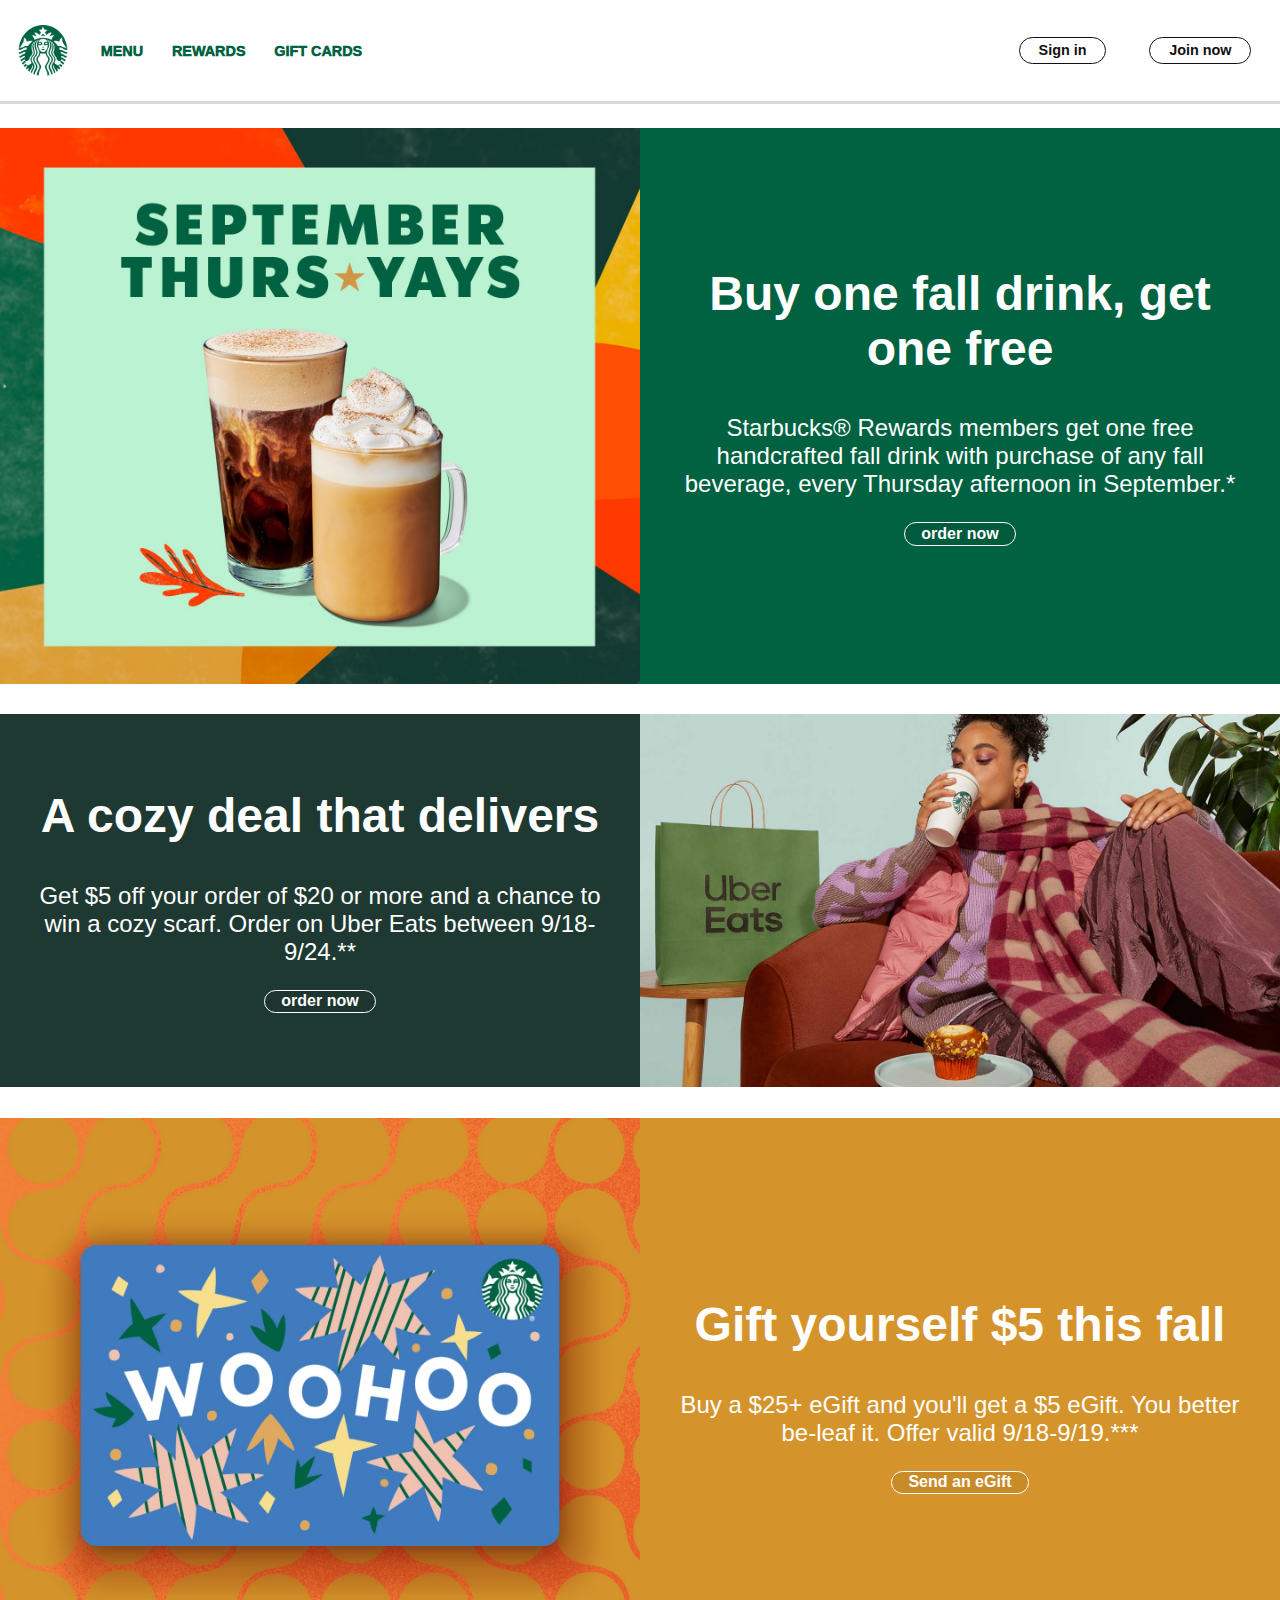
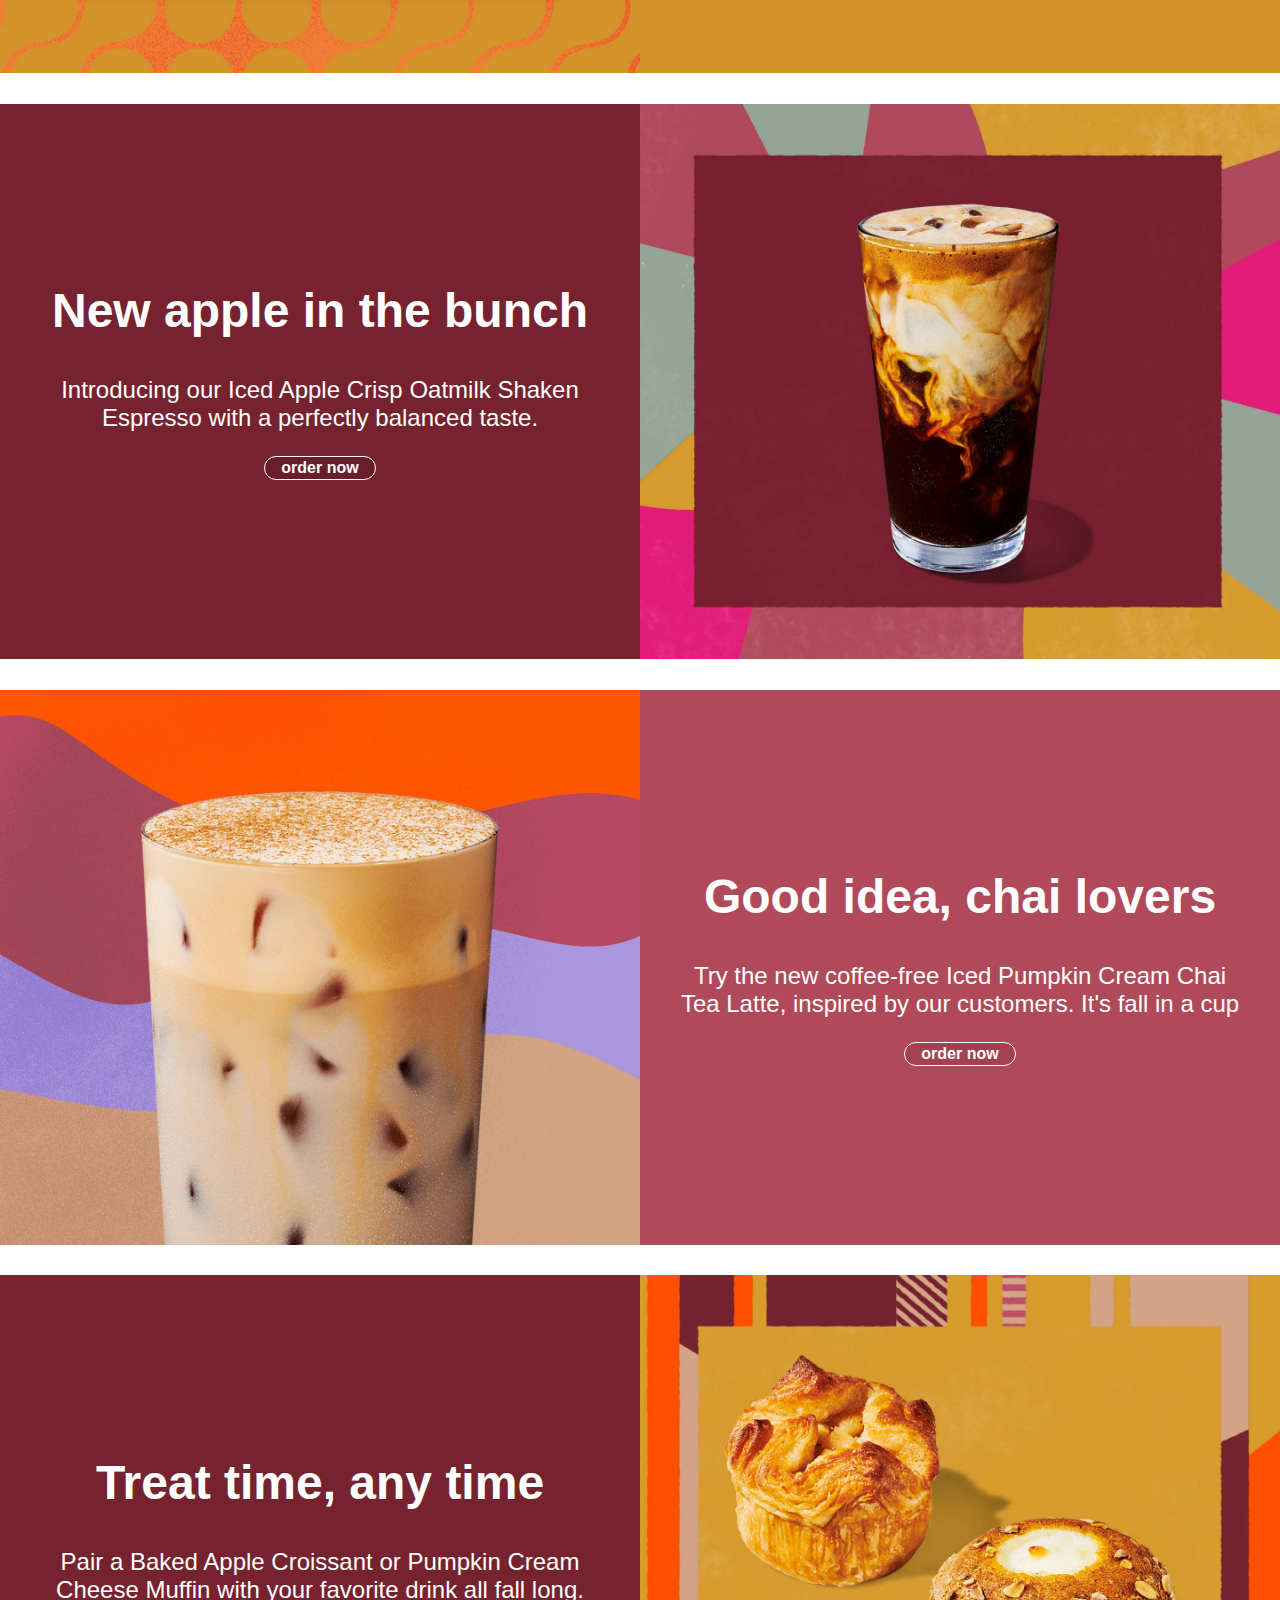
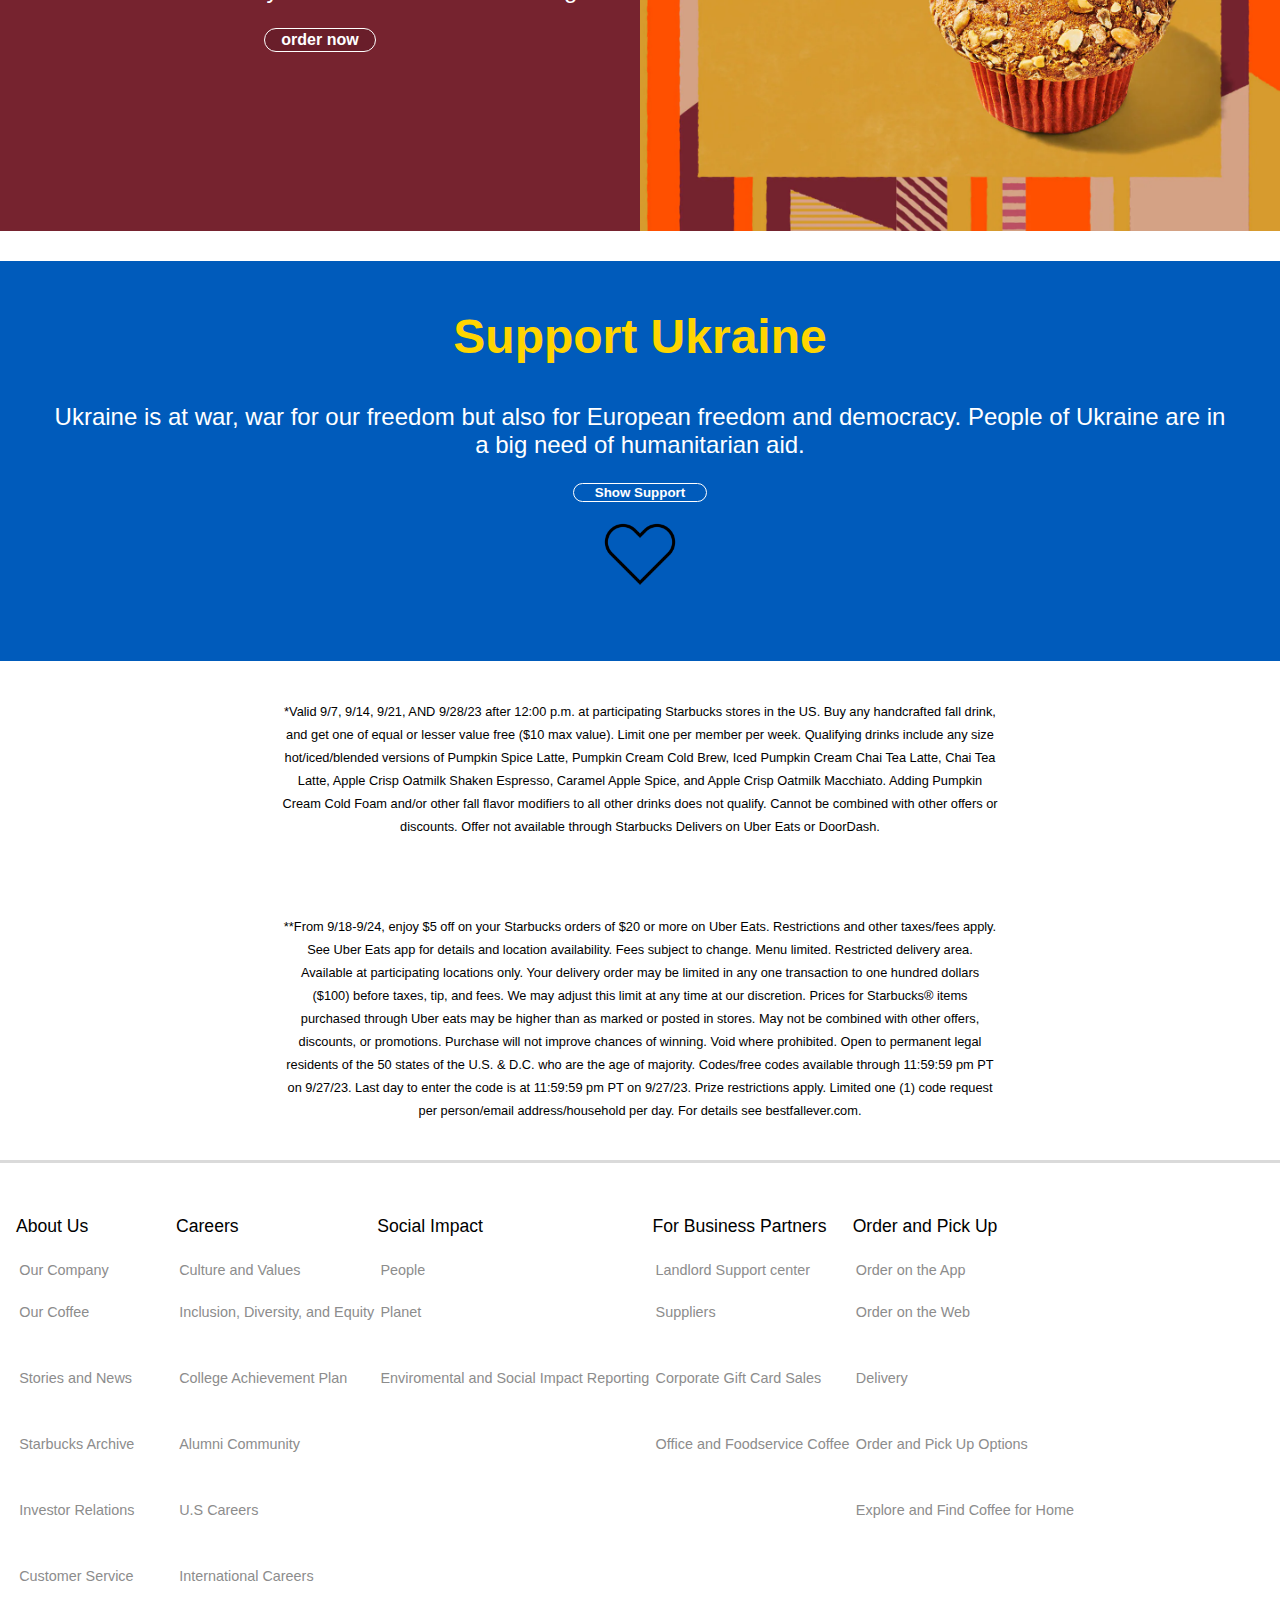
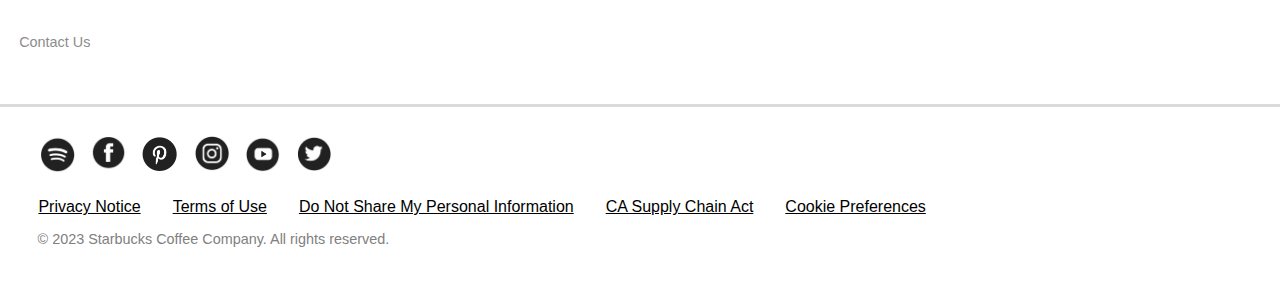
<file: index.html>
<!DOCTYPE html>
<html lang="en">

<head>
	<meta charset="UTF-8">
	<meta name="author" content="jouw naam">
	<meta name="viewport" content="width=device-width, initial-scale=1">

	<title>Starbucks</title>

	<link href="styles/style.css" rel="stylesheet">
	<link rel="icon" type="image/svg+xml" href="images/favicon.svg">
</head>

<body>

	<h1 class="screenreader">Front page</h1>

	<header>
		<nav>
			<ul>
				<li><a href="index.html"><img src="img/Starbuckslogo.jpg" alt="starbucks logo"></a></li>

				<li>
					<button><img src="img/menu.png" alt="menu icon"></button>
				</li>
			</ul>
		</nav>

		<nav class="navTwee">
			<ul>
				<li><a href="index.html"><img src="img/Starbuckslogo.jpg" alt="starbucks logo"></a></li>
				<li><a href="menu.html">MENU</a></li>
				<li><a href="#">REWARDS</a></li>
				<li><a href="#">GIFT CARDS</a></li>
			</ul>
			<ul>

				<li> <a href="#">Sign in</a></li>
				<li> <a href="#">Join now</a></li>
			</ul>
		</nav>

		<section>
			<h2 class="screenreader"> hamburger menu</h2>
			<ul>
				<li><a href="menu.html">Menu</a></li>
				<li><a href="#">Rewards</a></li>
				<li><a href="#">Gift Cards</a></li>
			</ul>

			<a href="#">Sign in</a>
			<a href="#">Join now</a>


		</section>
	</header>

	<main>



		<section class="mainmenu">
			<h2 class="screenreader"> main content Cards</h2>
			<ul>

				<li>

					<img src="img/frontpageone.jpg" alt="September thursyays text with two coffees image">

					<article>
						<h2>Buy one fall drink, get one free</h2>

						<p>Starbucks® Rewards members get one free handcrafted fall drink with purchase of any fall
							beverage,
							every Thursday afternoon in September.*</p>

						<a href="#">order now</a>
					</article>

				</li>



				<li>

					<img src="img/frontpagetwo.jpg"
						alt="girl drinking coffee on couch with a uber eats bag in the back">

					<article>
						<h2>A cozy deal that delivers</h2>

						<p>Get $5 off your order of $20 or more and a chance to win a cozy scarf. Order on Uber Eats
							between 9/18-9/24.**</p>

						<a href="#">order now</a>
					</article>

				</li>

				<li>

					<img src="img/frontpagethree.jpg" alt="card with woohoo written on it">

					<article>
						<h2>Gift yourself $5 this fall</h2>

						<p>Buy a $25+ eGift and you'll get a $5 eGift. You better be-leaf it. Offer valid 9/18-9/19.***
						</p>

						<a href="#">Send an eGift</a>
					</article>

				</li>

				<li>

					<img src="img/frontpagefour.jpg" alt="image of coffee with a colorfull background">

					<article>
						<h2>New apple in the bunch</h2>

						<p>Introducing our Iced Apple Crisp Oatmilk Shaken Espresso with a perfectly balanced taste.</p>

						<a href="#">order now</a>
					</article>

				</li>

				<li>

					<img src="img/frontpagefive.jpg" alt="image of coffee with a colorfull background">

					<article>
						<h2>Good idea, chai lovers</h2>

						<p>Try the new coffee-free Iced Pumpkin Cream Chai Tea Latte, inspired by our customers. It's
							fall in a cup</p>

						<a href="#">order now</a>
					</article>

				</li>

				<li>

					<img src="img/frontpagesix.webp" alt="Two muffins with a colofull background">

					<article>
						<h2>Treat time, any time</h2>

						<p>Pair a Baked Apple Croissant or Pumpkin Cream Cheese Muffin with your favorite drink all fall
							long.</p>

						<a href="#">order now</a>
					</article>

				</li>

			</ul>
		</section>

		<section class="microAnimatie">
			<h2>Support Ukraine</h2>
			<p>Ukraine is at war, war for our freedom but also for European freedom and democracy. People of Ukraine are
				in a big need of humanitarian aid.</p>
			<button>Show Support</button>
			<img class="hollowHeart" src="img/hearthollow.png" alt="icon of a heart with black border">
			<img class="redHeart" src="img/hearticon.png" alt="icon of a red heart">
		</section>

		<section class="infotext">
			<h2 class="screenreader"> extra information</h2>

			<p>*Valid 9/7, 9/14, 9/21, AND 9/28/23 after 12:00 p.m. at participating Starbucks stores in the US. Buy any
				handcrafted fall drink, and get one of equal or lesser value free ($10 max value). Limit one per member
				per week. Qualifying drinks include any size hot/iced/blended versions of Pumpkin Spice Latte, Pumpkin
				Cream Cold Brew, Iced Pumpkin Cream Chai Tea Latte, Chai Tea Latte, Apple Crisp Oatmilk Shaken Espresso,
				Caramel Apple Spice, and Apple Crisp Oatmilk Macchiato. Adding Pumpkin Cream Cold Foam and/or other fall
				flavor modifiers to all other drinks does not qualify.
				Cannot be combined with other offers or discounts. Offer not available through Starbucks Delivers on
				Uber Eats or DoorDash.</p>

			<p>**From 9/18-9/24, enjoy $5 off on your Starbucks orders of $20 or more on Uber Eats. Restrictions and
				other taxes/fees apply. See Uber Eats app for details and location availability. Fees subject to change.
				Menu limited. Restricted delivery area. Available at participating locations only. Your delivery order
				may be limited in any one transaction to one hundred dollars ($100) before taxes, tip, and fees. We may
				adjust this limit at any time at our discretion. Prices for Starbucks® items purchased through Uber eats
				may be higher than as marked or posted in stores. May not be combined with other offers, discounts, or
				promotions.
				Purchase will not improve chances of winning. Void where prohibited. Open to permanent legal residents
				of the 50 states of the U.S. & D.C. who are the age of majority. Codes/free codes available through
				11:59:59 pm PT on 9/27/23. Last day to enter the code is at 11:59:59 pm PT on 9/27/23. Prize
				restrictions apply. Limited one (1) code request per person/email address/household per day. For details
				see bestfallever.com.</p>

		</section>

	</main>

	<footer>

		<section>
			<h2 class="screenreader"> dropdown menu</h2>
			<ul>

				<li class="dropdown">
					<button class="dropbtn">About Us <img src="img/arrowacc.png" alt="arrow icon"></button>
					<ul class="dropdown-content">
						<li><a href="#">Our Company</a></li>
						<li><a href="#">Our Coffee</a></li>
						<li><a href="#">Stories and News</a></li>
						<li><a href="#">Starbucks Archive</a></li>
						<li><a href="#">Investor Relations</a></li>
						<li><a href="#">Customer Service</a></li>
						<li><a href="#">Contact Us</a></li>
					</ul>
				</li>

				<li class="dropdowntwo">
					<button class="dropbtntwo">Careers <img src="img/arrowacc.png" alt="arrow icon"></button>
					<ul class="dropdowntwo-content">
						<li><a href="#">Culture and Values</a></li>
						<li><a href="#">Inclusion, Diversity, and Equity</a></li>
						<li><a href="#">College Achievement Plan</a></li>
						<li><a href="#">Alumni Community</a></li>
						<li><a href="#">U.S Careers</a></li>
						<li><a href="#">International Careers</a></li>
					</ul>
				</li>

				<li class="dropdownthree">
					<button class="dropbtnthree">Social Impact <img src="img/arrowacc.png" alt="arrow icon"></button>
					<ul class="dropdownthree-content">
						<li><a href="#">People</a></li>
						<li><a href="#">Planet</a></li>
						<li><a href="#">Enviromental and Social Impact Reporting</a></li>
					</ul>
				</li>

				<li class="dropdownfour">
					<button class="dropbtnfour">For Business Partners <img src="img/arrowacc.png"
							alt="arrow icon"></button>
					<ul class="dropdownfour-content">
						<li><a href="#">Landlord Support center</a></li>
						<li><a href="#">Suppliers</a></li>
						<li><a href="#">Corporate Gift Card Sales</a></li>
						<li><a href="#">Office and Foodservice Coffee</a></li>
					</ul>
				</li>

				<li class="dropdownfive">
					<button class="dropbtnfive">Order and Pick Up <img src="img/arrowacc.png" alt="arrow icon"></button>
					<ul class="dropdownfive-content">
						<li><a href="#">Order on the App</a></li>
						<li><a href="#">Order on the Web</a></li>
						<li><a href="#">Delivery</a></li>
						<li><a href="#">Order and Pick Up Options</a></li>
						<li><a href="#">Explore and Find Coffee for Home</a></li>
					</ul>
				</li>

			</ul>
		</section>

		<section class="eindefooter">
			<h2 class="screenreader"> end of website Business links</h2>
			<ul>

				<li><a href="#"><img src="img/spotify.png" alt="spotify icon"></a></li>
				<li><a href="#"><img src="img/facebook.png" alt="facebook icon"></a></li>
				<li><a href="#"><img src="img/pinterest.png" alt="pinterest icon"></a></li>
				<li><a href="#"><img src="img/instagram.png" alt="instagram icon"></a></li>
				<li><a href="#"><img src="img/youtube.png" alt="youtube icon"></a></li>
				<li><a href="#"><img src="img/twitter.png" alt="twitter icon"></a></li>

			</ul>

			<ul>

				<li><a href="#">Privacy Notice</a></li>
				<li><a href="#">Terms of Use</a></li>
				<li><a href="#">Do Not Share My Personal Information</a></li>
				<li><a href="#">CA Supply Chain Act</a></li>
				<li><a href="#">Cookie Preferences</a></li>

			</ul>

			<p>© 2023 Starbucks Coffee Company. All rights reserved.</p>


		</section>



	</footer>

	<script defer src="scripts/script.js"></script>

</body>

</html>
</file>
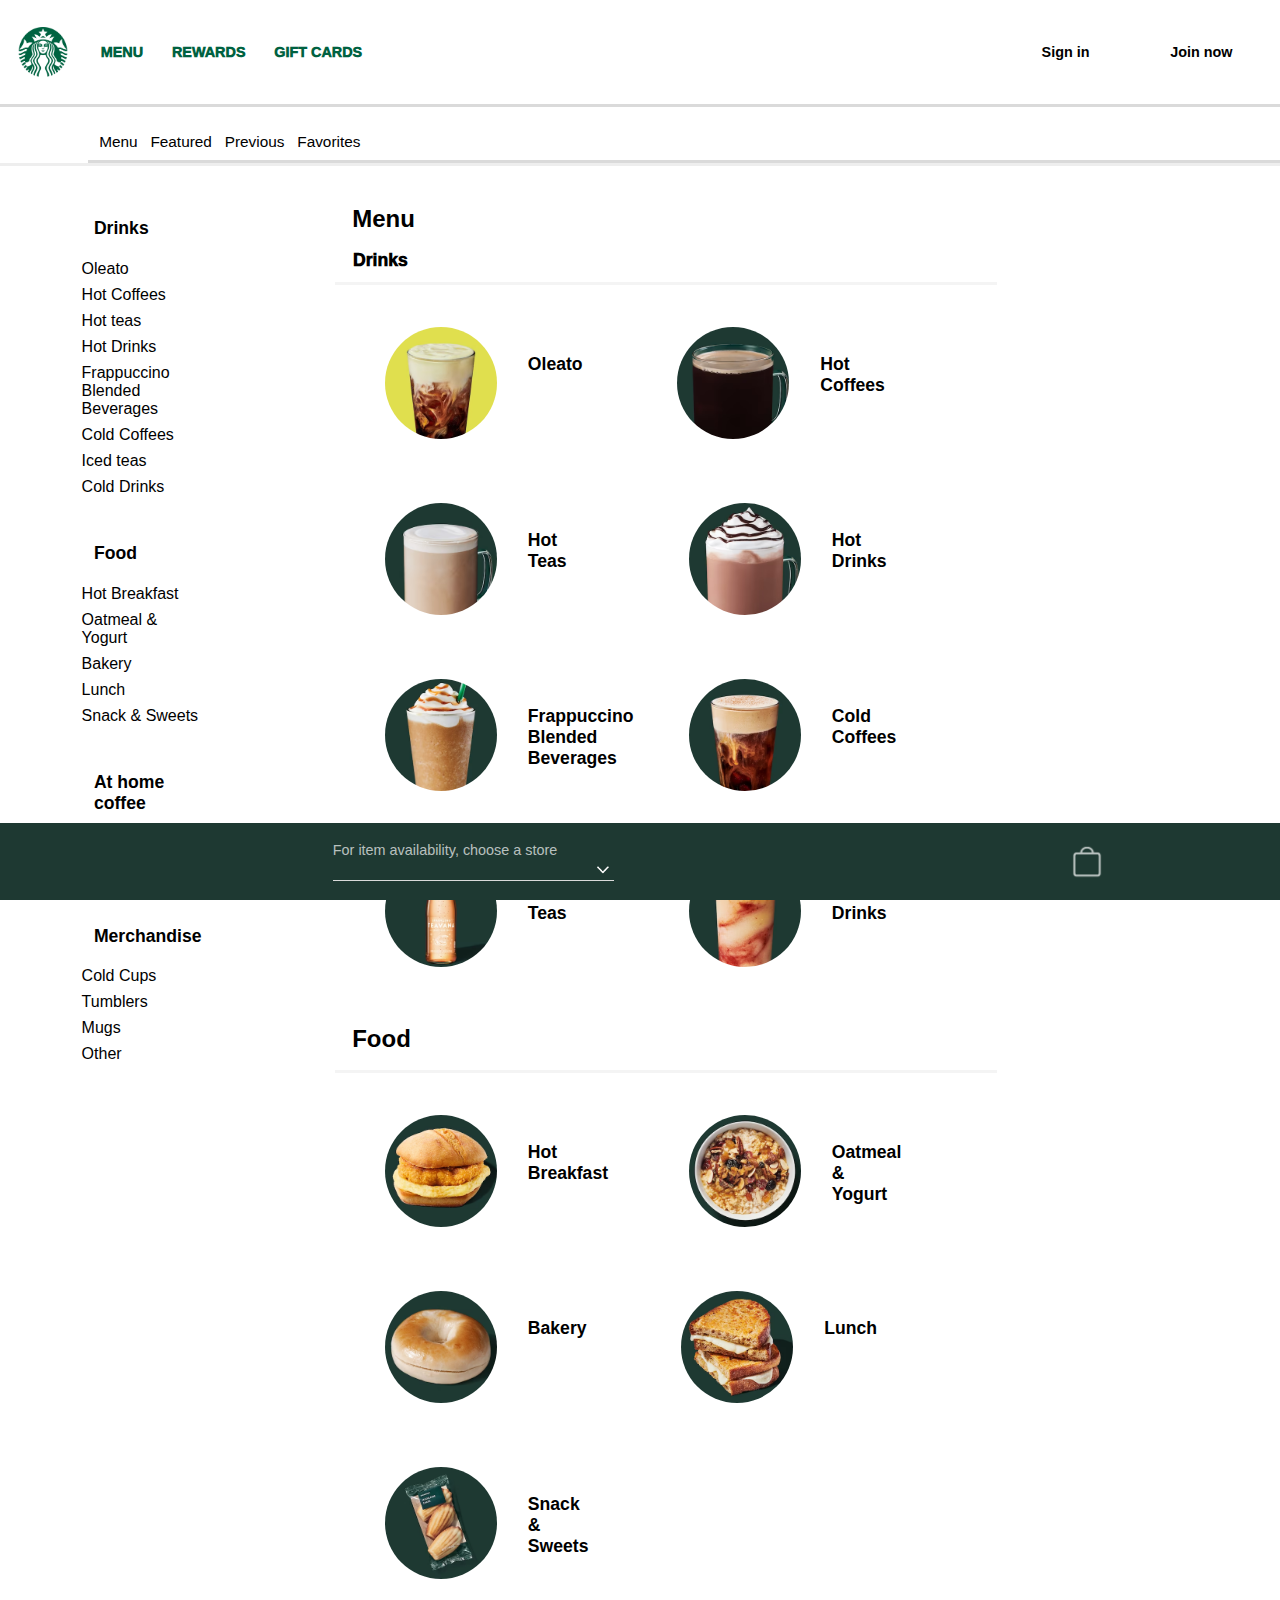
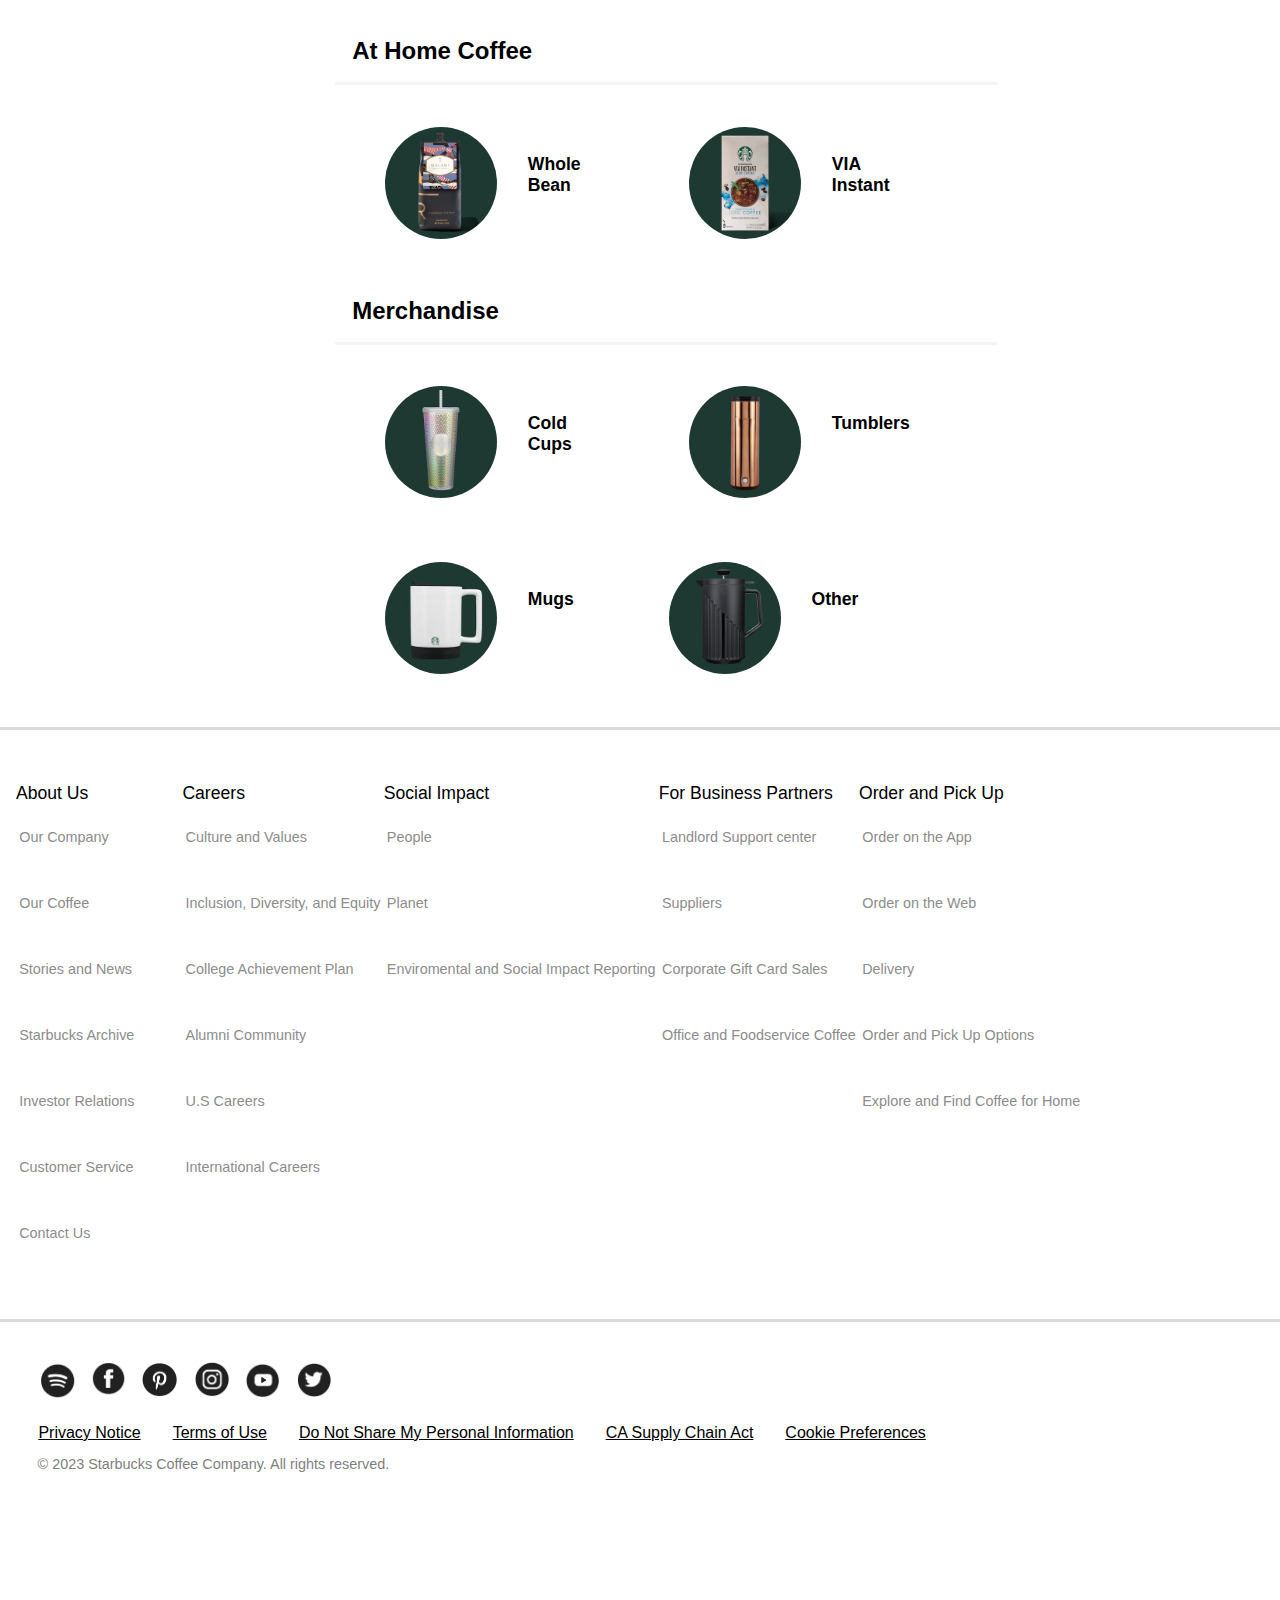
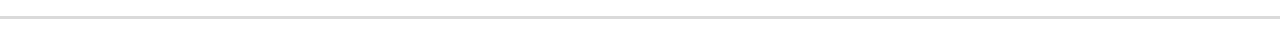
<file: menu.html>
<!DOCTYPE html>
<html lang="en">

<head>
    <meta charset="UTF-8">
    <meta name="viewport" content="width=device-width, initial-scale=1.0">
    <title>menu pagina</title>

    <link href="styles/menu.css" rel="stylesheet">
</head>

<body>

    <h1 class="screenreader">menu page</h1>

    <header>
        <nav>
            <ul>
                <li><a href="index.html"><img src="img/Starbuckslogo.jpg" alt="starbucks logo"></a></li>

                <li>
                    <button><img src="img/menu.png" alt="menu icon"></button>
                </li>
            </ul>
        </nav>

        <nav class="navTwee">
            <ul>
                <li><a href="index.html"><img src="img/Starbuckslogo.jpg" alt="starbucks logo"></a></li>
                <li><a href="menu.html">MENU</a></li>
                <li><a href="#">REWARDS</a></li>
                <li><a href="#">GIFT CARDS</a></li>
            </ul>
            <ul>
                <li> <a href="#">Sign in</a></li>
                <li> <a href="#">Join now</a></li>
            </ul>
        </nav>

        <section>
            <h2 class="screenreader"> hamburger menu</h2>
            <ul>
                <li><a href="menu.html">Menu</a></li>
                <li><a href="#">Rewards</a></li>
                <li><a href="#">Gift Cards</a></li>
            </ul>

            <a href="#">Sign in</a>
            <a href="#">Join now</a>

        </section>

        <section>
            <h2 class="screenreader"> quick link menu</h2>
            <ul>
                <li> <a href="menu.html"> Menu </a></li>
                <li> <a href="#"> Featured </a></li>
                <li> <a href="#"> Previous </a></li>
                <li> <a href="#"> Favorites </a></li>
            </ul>
        </section>
    </header>

    <main>

        <section class="mainSection">
            <h2 class="screenreader"> main content of the page</h2>

            <section class="menulist">
                <h2 class="screenreader"> list of products</h2>
                <ul>
                    <li>
                        <h2>Drinks</h2>
                    </li>

                    <li><a href="#">Oleato </a></li>


                    <li><a href="#">Hot Coffees </a></li>


                    <li><a href="#">Hot teas </a></li>


                    <li><a href="#">Hot Drinks </a></li>


                    <li><a href="#">Frappuccino Blended Beverages </a></li>


                    <li><a href="#">Cold Coffees </a></li>


                    <li><a href="#">Iced teas </a></li>


                    <li><a href="#">Cold Drinks </a></li>

                </ul>

                <ul>
                    <li>
                        <h2>Food</h2>
                    </li>

                    <li><a href="#">Hot Breakfast </a></li>


                    <li><a href="#">Oatmeal & Yogurt </a></li>


                    <li><a href="#">Bakery </a></li>


                    <li><a href="#">Lunch </a></li>


                    <li><a href="#">Snack & Sweets </a></li>

                </ul>

                <ul>
                    <li>
                        <h2>At home coffee</h2>
                    </li>

                    <li> <a href="#">Whole Bean </a></li>


                    <li><a href="#">VIA Instant </a></li>


                </ul>

                <ul>
                    <li>
                        <h2>Merchandise</h2>
                    </li>

                    <li><a href="#">Cold Cups </a></li>


                    <li> <a href="#">Tumblers </a></li>


                    <li> <a href="#">Mugs </a></li>


                    <li><a href="#">Other </a></li>


                </ul>

            </section>

            <section class="menugrid">
                <h2 class="screenreader"> start products with images</h2>
                <section>

                    <h2>Menu</h2>
                    <p>Drinks</p>

                </section>

                <section>
                    <h2 class="screenreader"> drinks with images</h2>
                    <ul>

                        <li>
                            <img src="img/Oleato.jpg" alt="oleato drink">

                            <a href="#">
                                <p>Oleato</p>
                            </a>
                        </li>

                        <li>
                            <img src="img/CaffeAmericano.jpg" alt="hot coffees">

                            <a href="#">
                                <p>Hot Coffees</p>
                            </a>
                        </li>

                        <li>
                            <img src="img/ChaiLatte.jpg" alt="Hot teas">

                            <a href="#">
                                <p>Hot Teas</p>
                            </a>
                        </li>

                        <li>
                            <img src="img/SignatureHotChocolate.jpg" alt="Hot Drinks">

                            <a href="#">
                                <p>Hot Drinks</p>
                            </a>
                        </li>

                        <li>
                            <img src="img/AppleCrispFrapp.jpg" alt="frappucino">

                            <a href="#">
                                <p>Frappuccino Blended Beverages</p>
                            </a>
                        </li>

                        <li>
                            <img src="img/PumpkinCreamColdBrew.jpg" alt="Cold Coffee">

                            <a href="#">
                                <p>Cold Coffees</p>
                            </a>
                        </li>

                        <li>
                            <img src="img/PeachNectarineGreenTea.jpg" alt="Iced teas">

                            <a href="#">
                                <p>Iced Teas</p>
                            </a>
                        </li>

                        <li>
                            <img src="img/FrozenPineapple.jpg" alt="Cold Drinks">

                            <a href="#">
                                <p>Cold Drinks</p>
                            </a>
                        </li>
                    </ul>

                    <h2>Food</h2>

                </section>

                <section>
                    <h2 class="screenreader"> food with images</h2>
                    <ul>
                        <li>
                            <img src="img/ChickenMapleButterSandwich.jpg" alt="Hot Breakfast">

                            <a href="#">
                                <p>Hot Breakfast</p>
                            </a>
                        </li>

                        <li>
                            <img src="img/ClassicOatmeal.jpg" alt="Oatmeal & Yogurt">

                            <a href="#">
                                <p>Oatmeal & Yogurt</p>
                            </a>
                        </li>

                        <li>
                            <img src="img/PlainBagel.jpg" alt="Bakery">

                            <a href="#">
                                <p>Bakery</p>
                            </a>
                        </li>

                        <li>
                            <img src="img/GrilledCheeseOnSourdough.jpg" alt="Lunch">

                            <a href="#">
                                <p>Lunch</p>
                            </a>
                        </li>

                        <li>
                            <img src="img/MadeleineCakes.jpg" alt="Snacks & Sweets">

                            <a href="#">
                                <p>Snack & Sweets</p>
                            </a>
                        </li>


                    </ul>

                    <h2>At Home Coffee</h2>

                </section>

                <section>
                    <h2 class="screenreader"> at home coffee machines with images</h2>
                    <ul>

                        <li>
                            <img src="img/MalawiSableFarms.jpg" alt="whole bean">

                            <a href="#">
                                <p>Whole Bean</p>
                            </a>
                        </li>

                        <li>
                            <img src="img/ViaInstantSweetenedIcedCoffee.jpg" alt="Via Instant">

                            <a href="#">
                                <p>VIA Instant </p>
                            </a>
                        </li>

                    </ul>

                    <h2>Merchandise</h2>

                </section>

                <section>
                    <h2 class="screenreader"> Merchandise with images</h2>
                    <ul>

                        <li>
                            <img src="img/PlasticCup.jpg" alt="Cold Cups">

                            <a href="#">
                                <p>Cold Cups</p>
                            </a>
                        </li>

                        <li>
                            <img src="img/Copper.jpg" alt="Tumblers">

                            <a href="#">
                                <p>Tumblers</p>
                            </a>
                        </li>

                        <li>
                            <img src="img/Mug.jpg" alt="Mugs">

                            <a href="#">
                                <p>Mugs</p>
                            </a>
                        </li>

                        <li>
                            <img src="img/Filter.jpg" alt="Other">

                            <a href="#">
                                <p>Other</p>
                            </a>
                        </li>
                    </ul>
                </section>

            </section>

        </section>

    </main>

    <footer>

        <section>
            <h2 class="screenreader"> dropdown menu</h2>
            <ul>

                <li class="dropdown">
                    <button class="dropbtn">About Us <img src="img/arrowacc.png" alt="arrow icon"></button>
                    <ul class="dropdown-content">
                        <li><a href="#">Our Company</a></li>
                        <li><a href="#">Our Coffee</a></li>
                        <li><a href="#">Stories and News</a></li>
                        <li><a href="#">Starbucks Archive</a></li>
                        <li><a href="#">Investor Relations</a></li>
                        <li><a href="#">Customer Service</a></li>
                        <li><a href="#">Contact Us</a></li>
                    </ul>
                </li>

                <li class="dropdowntwo">
                    <button class="dropbtntwo">Careers <img src="img/arrowacc.png" alt="arrow icon"></button>
                    <ul class="dropdowntwo-content">
                        <li><a href="#">Culture and Values</a></li>
                        <li><a href="#">Inclusion, Diversity, and Equity</a></li>
                        <li><a href="#">College Achievement Plan</a></li>
                        <li><a href="#">Alumni Community</a></li>
                        <li><a href="#">U.S Careers</a></li>
                        <li><a href="#">International Careers</a></li>
                    </ul>
                </li>

                <li class="dropdownthree">
                    <button class="dropbtnthree">Social Impact <img src="img/arrowacc.png" alt="arrow icon"></button>
                    <ul class="dropdownthree-content">
                        <li><a href="#">People</a></li>
                        <li><a href="#">Planet</a></li>
                        <li><a href="#">Enviromental and Social Impact Reporting</a></li>
                    </ul>
                </li>

                <li class="dropdownfour">
                    <button class="dropbtnfour">For Business Partners <img src="img/arrowacc.png"
                            alt="arrow icon"></button>
                    <ul class="dropdownfour-content">
                        <li><a href="#">Landlord Support center</a></li>
                        <li><a href="#">Suppliers</a></li>
                        <li><a href="#">Corporate Gift Card Sales</a></li>
                        <li><a href="#">Office and Foodservice Coffee</a></li>
                    </ul>
                </li>

                <li class="dropdownfive">
                    <button class="dropbtnfive">Order and Pick Up <img src="img/arrowacc.png" alt="arrow icon"></button>
                    <ul class="dropdownfive-content">
                        <li><a href="#">Order on the App</a></li>
                        <li><a href="#">Order on the Web</a></li>
                        <li><a href="#">Delivery</a></li>
                        <li><a href="#">Order and Pick Up Options</a></li>
                        <li><a href="#">Explore and Find Coffee for Home</a></li>
                    </ul>
                </li>

            </ul>
        </section>


        <section class="eindefooter">
            <h2 class="screenreader"> end of website Business links</h2>
            <ul>

                <li><a href="#"><img src="img/spotify.png" alt="spotify icon"></a></li>
                <li><a href="#"><img src="img/facebook.png" alt="facebook icon"></a></li>
                <li><a href="#"><img src="img/pinterest.png" alt="pinterest icon"></a></li>
                <li><a href="#"><img src="img/instagram.png" alt="instagram icon"></a></li>
                <li><a href="#"><img src="img/youtube.png" alt="youtube icon"></a></li>
                <li><a href="#"><img src="img/twitter.png" alt="twitter icon"></a></li>

            </ul>

            <ul>

                <li><a href="#">Privacy Notice</a></li>
                <li><a href="#">Terms of Use</a></li>
                <li><a href="#">Do Not Share My Personal Information</a></li>
                <li><a href="#">CA Supply Chain Act</a></li>
                <li><a href="#">Cookie Preferences</a></li>

            </ul>

            <p>© 2023 Starbucks Coffee Company. All rights reserved.</p>


        </section>

        <nav>
            <ul>
                <li><a href="#">For item availability, choose a store
                        <img src="img/pijlfooter.png" alt="pijl icon">
                    </a>
                </li>
                <li><a href="#"><img src="img/shopping.png" alt="shopping icon"></a></li>
            </ul>

        </nav>



    </footer>

    <script defer src="scripts/script.js"></script>
</body>

</html>
</file>
<file: styles/style.css>
/**************/
/* CSS REMEDY */
/**************/
*,
*::after,
*::before {
	box-sizing: border-box;
}






/*********************/
/* CUSTOM PROPERTIES */
/*********************/
:root {
	/* startje */
	--color-text: #111;
	--color-background: #eee;
}





/****************/
/* JOUW STYLING */
/****************/

:root {
	--colorGreenAccent: #006241;
	--colorHouseGreen: #1e3932;
	--textcolorone: white;
	--colorYellow: #d5942b;
	--colorWine: #76232f;
	--colorPink: #b04a5a;



}

* {
	margin: 0;
	font-family: 'Lucida Sans', 'Lucida Sans Regular', 'Lucida Grande', 'Lucida Sans Unicode', Geneva, Verdana, sans-serif;
	text-decoration: none;
	color: black;
}


/* start algemene css */
main li {
	list-style: none;
	margin-bottom: 1.9em;

}

@media (min-width: 1025px) {


	main li {
		display: flex;

	}

}

main ul {
	padding: 0;
	left: 0;
	right: 0;
}

main article {
	padding: 2em 0.9em;
	align-content: center;
	text-align: center;
	align-items: center;

}

.screenreader:not(:focus):not(:active) {
	clip: rect(0 0 0 0);
	clip-path: inset(50%);
	height: 1px;
	overflow: hidden;
	position: absolute;
	white-space: nowrap;
	width: 1px;
}

/* eind algemene css */



/* start vormgeving kaarten */

main li:nth-of-type(1) article {
	background-color: var(--colorGreenAccent);
	display: flex;
	justify-content: center;
	flex-direction: column;
}

main li:nth-of-type(2) article {
	background-color: var(--colorHouseGreen);
}

main li:nth-of-type(3) article {
	background-color: var(--colorYellow);
}

main li:nth-of-type(4) article {
	background-color: var(--colorWine);
}

main li:nth-of-type(5) article {
	background-color: var(--colorPink);
}

main li:nth-of-type(6) article {
	background-color: var(--colorWine);
}

@media (min-width: 1025px) {


	main li article {
		display: flex;
		justify-content: center;
		flex-direction: column;
		padding: 2em;
	}

	main li:nth-of-type(2) article {
		order: -1;
	}

	main li:nth-of-type(4) article {
		order: -1;
	}

	main li:nth-of-type(6) article {
		order: -1;
	}

}



main li h2 {
	color: var(--textcolorone);
	font-weight: 700;
	margin-bottom: 0.8em;
	text-align: center;
	font-size: 1.8em;
}

main li p {
	color: var(--textcolorone);
	margin-bottom: 1em;
	text-align: center;
	font-size: 1.3em;
	font-weight: 400;
}

main li img {
	max-width: 100%;
	margin-bottom: 0;
	display: block;
}

@media (min-width: 1025px) {

	main li img {
		max-width: 50%;
		margin-bottom: 0;
		display: block;
	}

	main li h2 {
		font-size: 3em;
	}

	main li p {
		font-size: 1.5em;
	}

	main li a {
		font-size: 1em;
	}

}



main li a {
	color: var(--textcolorone);
	text-decoration: none;
	border-radius: 8em;
	border: .03em solid var(--textcolorone);
	padding: .1em 1em;
	font-weight: 600;
	text-align: center;


}

main li:nth-of-type(1) a {
	background-color: var(--colorGreenAccent);

}

:hover main li:nth-of-type(1) a {
	background-color: #005a3c;

}

main li:nth-of-type(2) a {
	background-color: var(--colorHouseGreen);
}

:hover main li:nth-of-type(2) a {
	background-color: #1d352e;

}

main li:nth-of-type(3) a {
	background-color: var(--colorYellow);
}

:hover main li:nth-of-type(3) a {
	background-color: #c98b28;

}

main li:nth-of-type(4) a {
	background-color: var(--colorWine);
}

:hover main li:nth-of-type(4) a {
	background-color: #691e2a;

}

main li:nth-of-type(5) a {
	background-color: var(--colorPink);
}

:hover main li:nth-of-type(5) a {
	background-color: #a24251;

}

main li:nth-of-type(6) a {
	background-color: var(--colorWine);
}

:hover main li:nth-of-type(6) a {
	background-color: #691e2a;

}

/* start vormgeving kaarten */


/* start navigatie balk */
nav {
	margin-bottom: 1.5em;
	border-bottom: solid rgb(218, 218, 218);
}

nav ul {
	display: flex;
	justify-content: space-between;
	align-items: center;
	max-width: 100%;
	list-style: none;
	padding: 1em 0;
}


header nav ul li:nth-of-type(1) img {
	width: 4.5em;
	height: 2.5em;
	display: block;
}

header nav ul li:nth-of-type(2) img {
	width: 3.5em;
	display: block;
	margin-right: 1em;

}



header nav button {
	border: none;
	background-color: white;
}

@media (min-width: 1025px) {


	nav:first-of-type {
		display: none;
	}



}

@media (max-width: 1025px) {


	.navTwee {
		display: none !important;

	}

}

/* 2de navigatie balk */

nav:nth-of-type(2) {
	display: flex;
	justify-content: space-between;
	height: 6.5em;
}

nav:nth-of-type(2) ul {
	display: flex;
	justify-content: flex-start;
	align-items: center;
	max-width: 40%;
	list-style: none;
	padding: 1em 0;

}

nav:nth-of-type(2) ul li {
	color: black;
	font-weight: 900;

}

:hover nav:nth-of-type(2) ul li a {
	color: var(--colorGreenAccent);


}

nav:nth-of-type(2) ul li a {
	color: black;
	font-weight: 1000;
	text-decoration: none;
	margin: 1em;
	font-size: 0.9em;

}

nav:nth-of-type(2) ul li a img {
	width: 6em;
	height: 3.5em;
}



.navTwee ul:nth-child(2) a {
	text-decoration: none;
	border-radius: 8em;
	border: .03em solid var(--color-text);
	padding: .3em 1.3em;
	text-align: center;
	font-size: 0.9em;
	font-weight: 550;
	margin: 3em 1em;
	margin-right: 2em;

}




.navTwee ul:nth-child(2) a:nth-child(1) {
	color: var(--color-text);

	background-color: white;
}

.navTwee ul:nth-child(2) a:nth-child(2) {
	color: var(--textcolorone);
	width: 7em;



}



/* eind navigatie balk */

/* start hamburger menu */
header section {
	display: none;
	position: absolute;
	right: 0;
	top: 5.5em;
	transform: translate(100% 0%);
	transition: translate .3s;
	width: 85%;
	height: 92vh;
	flex-direction: column;
	background-color: var(--textcolorone);

}

.toggleMenu {
	transform: translate(0% 0%);
	display: block;


}

header section ul {
	list-style: none;
	border-bottom: solid rgb(218, 218, 218);
	;


}

header section ul li a {
	margin: 2em 0;
	font-size: 1.2em;
	border: none;

}

header section a {
	text-decoration: none;
	border-radius: 8em;
	border: .03em solid var(--color-text);
	padding: .3em .4em;
	text-align: center;
	font-size: 0.9em;
	font-weight: 550;
	margin: 3em 1em;

}

header section a:nth-of-type(1) {
	color: var(--color-text);
	width: 6em;


}

header section a:nth-of-type(2) {
	color: var(--textcolorone);
	width: 7em;
	background-color: black;


}

/* locatie button alleen doen als ik nog tijd heb
<a href="#"><img src="img/locatie.png" alt="location icon">Find a store</a>

header section a:nth-of-type(3) {
	border: none;


}

header section a:nth-of-type(3) img {
	width: 2em;


}
/*

/* eind hamburger menu */

/* start tussenstuk main en footer */

.infotext p {
	text-align: center;
	padding: 3em 0.5em;
	font-size: 0.8em;
	line-height: 1.8;
}

@media (min-width: 1025px) {

	.infotext p {
		padding: 3em 22em;
	}


}

.microAnimatie {
	background-color: #005bbb;
	width: 100%;
	height: 25em;
	text-align: center;
	padding: 3em;
}

.microAnimatie h2 {
	color: #ffd500;
	font-weight: 700;
	margin-bottom: 0.8em;
	font-size: 2em;
	text-align: center;
}

.microAnimatie p {
	color: var(--textcolorone);
	margin-bottom: 1em;
	text-align: center;
	font-size: 1.3em;
	font-weight: 400;
}

.microAnimatie button {
	color: var(--textcolorone);
	text-decoration: none;
	border-radius: 8em;
	border: .03em solid var(--textcolorone);
	padding: .1em 1em;
	font-weight: 600;
	background-color: #005bbb;
	width: 10em;
}

.hollowHeart {
	width: 3em;
	display: block;
	align-items: center;
	margin: 0.7em auto;
}

.redHeart {
	width: 3em;
	display: none;
	align-items: center;
	margin: 0.7em auto;
}

.remove {
	display: none;
}

.add {
	display: block;

}




@media (min-width: 1025px) {



	.microAnimatie h2 {
		font-size: 3em;
	}

	.microAnimatie p {
		font-size: 1.5em;
	}

	.microAnimatie a {
		font-size: 1em;
	}

	.microAnimatie img {
		width: 5em;

	}

}


/* eind tussenstuk main en footer */



/* start accordion */

footer section:nth-of-type(1) {
	border-bottom: solid rgb(218, 218, 218);
	border-top: solid rgb(218, 218, 218);
}

footer section:nth-of-type(1) h2 {
	font-size: 1em;
	font-weight: 300;
	margin: 0.3em 0;
}

footer:nth-of-type(1) section ul ul {
	padding: 0 0.2em;
	position: relative;
}

footer:nth-of-type(1) section ul ul>li a {
	color: rgb(140, 140, 140);
	font-size: 0.9em;

}


footer ul button {
	border: none;
	background-color: white;
	font-size: 1em;
	font-weight: 300;
	padding: 0 13em;
	padding-left: 0;
	display: flex;


}


footer ul button img {
	width: 1.5em;
	display: block;

}

@media (min-width: 1025px) {

	footer ul button img {
		width: 1.5em;
		display: none;

	}

	footer:nth-of-type(1) section ul {
		display: flex;

	}

	footer:nth-of-type(1) section ul ul {
		display: flex;
		flex-direction: column;
	}



	footer ul button {
		font-size: 1.1em;
		padding: 0;
		font-weight: 400;
	}
}

/* accordion classes js */

/* The container <div> - needed to position the dropdown content */
.dropdown {
	position: relative;
	display: inline-block;
}

.dropdown-content {
	display: none;
	position: absolute;
	min-width: 160px;
}

.dropdowntwo-content {
	display: none;
	position: absolute;
	min-width: 160px;
}

.dropdownthree-content {
	display: none;
	position: absolute;
	min-width: 160px;
}

.dropdownfour-content {
	display: none;
	position: absolute;
	min-width: 160px;
}

.dropdownfive-content {
	display: none;
	position: absolute;
	min-width: 160px;
}

.show {
	display: block;
}

@media (min-width: 1025px) {

	.dropdown-content {
		display: block;

	}

	.dropdowntwo-content {
		display: block;

	}

	.dropdownthree-content {
		display: block;

	}

	.dropdownfour-content {
		display: block;

	}

	.dropdownfive-content {
		display: block;

	}

}

/* accordion classes js */



/*  eind accordion */

/* start footer */

footer ul {
	list-style: none;
	padding: 1.8em 1em;

}

footer ul:nth-of-type(1) li {
	font-size: 1em;
	font-weight: 300;
	margin: 1.5em 0;
}

footer ul li:nth-of-type(1) {
	margin-bottom: 0;
}

footer ul:nth-of-type(2) li {
	font-size: 0.9em;
	font-weight: 250;
	margin: 1.3em 0;
}

:hover footer ul:nth-of-type(2) li a {
	text-decoration: underline;
}

footer p {
	font-size: 0.8em;
	font-weight: 200;
	margin: 3em 1.5em;
	color: gray;
}



.eindefooter ul:nth-of-type(2) {
	padding: 0 1.4em;

}

@media (min-width: 1025px) {

	.eindefooter ul:nth-of-type(2) {
		padding: 0 1.4em;
		display: flex;
		justify-content: flex-start;


	}

	.eindefooter ul:nth-of-type(2) li {
		margin-right: 2em;
		margin-bottom: 0;
		font-size: 1em;
	}

	footer p {
		margin-top: 1em;
		font-size: 0.9em;
	}

	.eindefooter {
		margin-left: 1em;
	}

}

/* eind footer */

/* start media icons */

footer section:nth-of-type(2) ul img {
	width: 2.2em;

}

.eindefooter ul:nth-of-type(1) {
	display: flex;
	flex-direction: row;
	padding-bottom: 0;

}

.eindefooter ul:nth-of-type(1) li {
	margin: 0 0.5em;

}

/* eind media icons */



/* jouw code */
</file>
<file: styles/menu.css>
:root {
	--colorGreenAccent: #006241;
	--colorHouseGreen: #1e3932;
	--textcolorone: white;
	--colorYellow: #d5942b;
	--colorWine: #76232f;
	--colorPink: #b04a5a;



}

* {
	margin: 0;
	font-family: 'Lucida Sans', 'Lucida Sans Regular', 'Lucida Grande', 'Lucida Sans Unicode', Geneva, Verdana, sans-serif;
	text-decoration: none;
	color: black;
}

/* start algemene css */

h2 {
	padding: 0.7em;
	font-weight: bold;
}

.menugrid section:nth-of-type(1) p {
	font-weight: 1000;
	margin-left: 1em;
	font-size: 1.1em;
}

@media (min-width: 1025px) {


	.mainSection {
		display: flex;
	}
}

.screenreader:not(:focus):not(:active) {
	clip: rect(0 0 0 0);
	clip-path: inset(50%);
	height: 1px;
	overflow: hidden;
	position: absolute;
	white-space: nowrap;
	width: 1px;
}

/* eind algemene css */

/* start navigatie balk */

nav {
	margin-bottom: 1em;
	border-bottom: solid rgb(218, 218, 218);
}

nav ul {
	display: flex;
	justify-content: space-between;
	align-items: center;
	max-width: 100%;
	list-style: none;
	padding: 1em 0;
}

header nav ul li:nth-of-type(1) img {
	width: 4.5em;
	height: 2.5em;
	display: block;
}

header nav ul li:nth-of-type(2) img {
	width: 3em;
	display: block;
}

header nav button {
	border: none;
	background-color: white;
}

@media (min-width: 1025px) {


	header nav:first-of-type {
		display: none;
	}

}

@media (max-width: 1025px) {


	.navTwee {
		display: none !important;

	}

}


/* 2de navigatie balk */

nav:nth-of-type(2) {
	display: flex;
	justify-content: space-between;
	height: 6.5em;
}

nav:nth-of-type(2) ul {
	display: flex;
	justify-content: flex-start;
	align-items: center;
	max-width: 40%;
	list-style: none;
	padding: 1em 0;

}

nav:nth-of-type(2) ul li {
	color: black;
	font-weight: 900;

}

:hover nav:nth-of-type(2) ul li a {
	color: var(--colorGreenAccent);


}

nav:nth-of-type(2) ul li a {
	color: black;
	font-weight: 1000;
	text-decoration: none;
	margin: 1em;
	font-size: 0.9em;

}

nav:nth-of-type(2) ul li a img {
	width: 6em;
	height: 3.5em;
}



.navTwee ul:nth-child(2) a {
	text-decoration: none;
	border-radius: 8em;
	border: .03em solid var(--color-text);
	padding: .3em 1.3em;
	text-align: center;
	font-size: 0.9em;
	font-weight: 550;
	margin: 3em 1em;
	margin-right: 2em;

}

.navTwee ul:nth-child(2) a:nth-child(1) {
	color: var(--color-text);

	background-color: white;
}

.navTwee ul:nth-child(2) a:nth-child(2) {
	color: var(--textcolorone);
	width: 7em;



}

/* eind navigatie balk */

/* start hamburger menu */
header section:nth-of-type(1) {
	display: none;
	position: absolute;
	right: 0;
	top: 5.5em;
	transform: translate(100% 0%);
	transition: translate .3s;
	width: 85%;
	height: 92vh;
	flex-direction: column;
	background-color: var(--textcolorone);

}

.toggleMenu {
	transform: translate(0% 0%);
	display: block;


}

header section ul {
	list-style: none;
	border-bottom: solid rgb(218, 218, 218);
	;


}

header section ul li a {
	margin: 2em 0;
	font-size: 1.2em;
	border: none;

}

header section:nth-of-type(1) a {
	text-decoration: none;
	border-radius: 8em;
	border: .03em solid var(--color-text);
	padding: .3em .4em;
	text-align: center;
	font-size: 0.9em;
	font-weight: 550;
	margin: 3em 1em;

}

header section:nth-of-type(1) a:nth-of-type(1) {
	color: var(--color-text);
	width: 6em;


}

header section:nth-of-type(1) a:nth-of-type(2) {
	color: var(--textcolorone);
	width: 7em;
	background-color: black;


}


/* eind hamburger menu */

/* start mini nav */

header section:nth-of-type(2) ul {
	display: flex;
	list-style: none;
	justify-content: flex-start;
	padding: 0.6em 0.7em;


}

header section:nth-of-type(2) li {
	font-size: 0.8em;
	margin-right: 1em;
}

header section:nth-of-type(2) li a {
	margin: 0;
}



header section:nth-of-type(2) {
	border-bottom: solid rgb(238, 238, 238);

}

@media (min-width: 1025px) {

	header section:nth-of-type(2) ul {
		display: flex;
		list-style: none;
		justify-content: flex-start;
		padding: 0.6em 0.7em;
		margin-left: 5.5em;

	}

}

/* eind mini nav */



/* start menulist*/

.menulist ul {
	display: none;
	border-top: none;
	margin-left: 4.5em;
	align-content: center;
	max-width: 35%;
	margin-right: 7em;
}

.menulist li {
	color: rgb(130, 130, 130);

}

.menulist li h2 {
	color: rgb(0, 0, 0);
	font-size: 1.1em;

}

@media (min-width: 1025px) {


	.menulist ul {
		display: block;

	}

}

/* eind menulist*/



/* start vormgeving menu */

section:nth-of-type(1) p {
	padding: 0;

}

section:nth-of-type(1) {
	margin: 0.7em 0;
}




main section ul li img {
	border-radius: 50%;
	width: 4.5em;
	height: 4.5em;
	margin: 0.5em 0.5em;

}

main section ul p {
	margin: 2em 1.3em;

}

main section ul li {
	list-style: none;
	display: flex;
	justify-content: start;
	margin: 0.5em 0;

}

main section ul {
	padding: 0.6em;
	border-top: solid rgb(244, 244, 244);

}

@media (min-width: 1025px) {



	.menugrid ul {
		flex-wrap: wrap;
		display: flex;
		max-width: 68%;


	}

	.menugrid ul li {
		max-width: 15em;
		padding: 1em 2em;


	}

	main section ul li img {
		border-radius: 50%;
		width: 7em;
		height: 7em;
		margin: 0.5em 0.5em;

	}

	main section ul p {
		font-weight: 550;
		font-size: 1.1em;
		margin-bottom: 1em;

	}

}

/* eind vormgeving menu */

/* start accordion */

footer section:nth-of-type(1) {
	border-bottom: solid rgb(218, 218, 218);
	border-top: solid rgb(218, 218, 218);
}

footer section:nth-of-type(1) h2 {
	font-size: 1em;
	font-weight: 300;
	margin: 0.3em 0;
}

footer:nth-of-type(1) section ul ul {
	padding: 0 0.2em;
	position: relative;
}

footer:nth-of-type(1) section ul ul>li a {
	color: rgb(140, 140, 140);
	font-size: 0.9em;

}



footer ul button {
	border: none;
	background-color: white;
	font-size: 1em;
	font-weight: 300;
	padding: 0 13em;
	padding-left: 0;
	display: flex;


}


footer ul button img {
	width: 1.5em;
	display: block;

}

@media (min-width: 1025px) {

	footer ul button img {
		width: 1.5em;
		display: none;

	}

	footer:nth-of-type(1) section ul {
		display: flex;

	}

	footer:nth-of-type(1) section ul ul {
		display: flex;
		flex-direction: column;
	}

	footer ul button {
		font-size: 1.1em;
		padding: 0;
		font-weight: 400;
	}
}

/* accordion classes js */

/* The container <div> - needed to position the dropdown content */
.dropdown {
	position: relative;
	display: inline-block;
}

.dropdown-content {
	display: none;
	position: absolute;
	min-width: 160px;
}

.dropdowntwo-content {
	display: none;
	position: absolute;
	min-width: 160px;
}

.dropdownthree-content {
	display: none;
	position: absolute;
	min-width: 160px;
}

.dropdownfour-content {
	display: none;
	position: absolute;
	min-width: 160px;
}

.dropdownfive-content {
	display: none;
	position: absolute;
	min-width: 160px;
}

.show {
	display: block;
}

@media (min-width: 1025px) {

	.dropdown-content {
		display: block;

	}

	.dropdowntwo-content {
		display: block;

	}

	.dropdownthree-content {
		display: block;

	}

	.dropdownfour-content {
		display: block;

	}

	.dropdownfive-content {
		display: block;

	}

}

/* accordion classes js */



/*  eind accordion */


/* start footer */

footer ul {
	list-style: none;
	padding: 1.8em 1em;

}

footer ul:nth-of-type(1) li {
	font-size: 1em;
	font-weight: 300;
	margin: 1.5em 0;
}

footer ul:nth-of-type(2) li {
	font-size: 0.9em;
	font-weight: 250;
	margin: 1.3em 0;
}

:hover footer ul:nth-of-type(2) li a {
	text-decoration: underline;
}

footer p {
	font-size: 0.8em;
	font-weight: 200;
	margin: 3em 1.5em;
	color: gray;
	margin-bottom: 10em;
}

.eindefooter ul:nth-of-type(2) {
	padding: 0 1.4em;

}

/* eind footer */

/* start media icons */

footer section:nth-of-type(2) ul img {
	width: 2.2em;

}

.eindefooter ul:nth-of-type(1) {
	display: flex;
	flex-direction: row;
	padding-bottom: 0;

}

.eindefooter ul:nth-of-type(1) li {
	margin: 0 0.5em;

}

@media (min-width: 1025px) {

	.eindefooter ul:nth-of-type(2) {
		padding: 0 1.4em;
		display: flex;
		justify-content: flex-start;


	}

	.eindefooter ul:nth-of-type(2) li {
		margin-right: 2em;
		margin-bottom: 0;
		font-size: 1em;
	}

	footer p {
		margin-top: 1em;
		font-size: 0.9em;
	}

	.eindefooter {
		margin-left: 1em;
	}
}

/* eind media icons */

/* start footer nav */

footer nav ul {
	background-color: var(--colorHouseGreen);
	max-height: 1.2em;
	position: fixed;
	bottom: 0;
	width: 100%;
	margin-bottom: 0;
	align-content: center;

}



footer nav ul li:nth-of-type(1) {
	border-bottom: solid 0.09em rgb(218, 218, 218);
	font-size: 0.9em;
	display: flex;
}


footer nav ul li {
	background-color: var(--colorHouseGreen);
	color: #ffffffb2;
	margin-top: 0;

}

footer nav ul li a {
	color: #ffffffb2;


}

footer nav ul :nth-of-type(1) img {
	display: block;
	width: 1.5em;
	margin-left: 18em;
}

footer nav ul :nth-of-type(2) img {
	display: block;
	width: 2.2em;
	margin-right: 2em;
}

@media (min-width: 1025px) {


	footer nav ul li:nth-of-type(1) {
		margin-left: 22em;
	}

	footer nav ul :nth-of-type(2) img {
		display: block;
		width: 2.2em;
		margin-right: 12em;
	}

}

/* eind footer nav */
</file>
